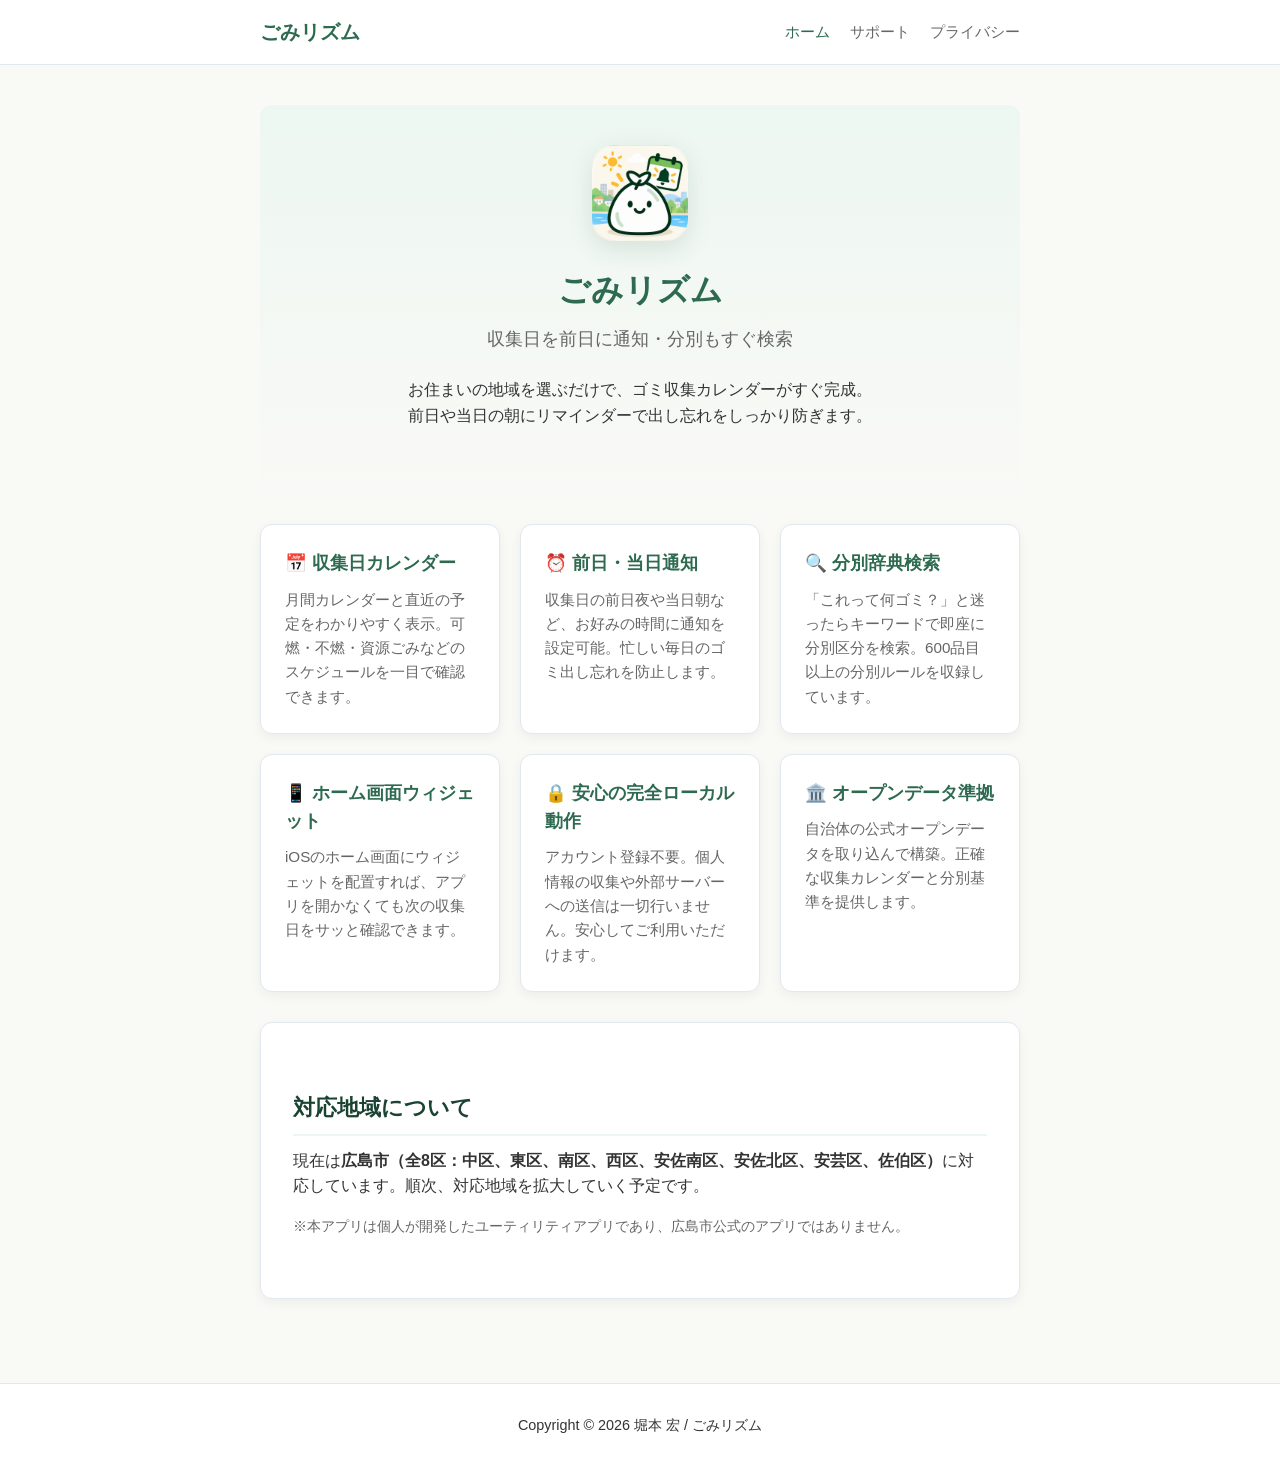
<file: index.html>
<!doctype html>
<html lang="ja">
  <head>
    <meta charset="utf-8">
    <meta name="viewport" content="width=device-width, initial-scale=1">
    <title>ごみリズム：ゴミの日カレンダー</title>
    <meta name="description" content="地域を選ぶだけで収集日をカレンダー表示＆前日通知。品目の分別もすぐ検索できるゴミの日リマインダーアプリ。">
    <link rel="icon" href="icon.png">
    <link rel="stylesheet" href="styles.css">
  </head>
  <body>
    <header>
      <div class="shell masthead">
        <a class="brand" href="index.html">ごみリズム</a>
        <nav aria-label="メインナビゲーション">
          <a href="index.html" class="active">ホーム</a>
          <a href="support.html">サポート</a>
          <a href="privacy.html">プライバシー</a>
        </nav>
      </div>
    </header>
    <main>
      <div class="shell">
        <section class="hero">
          <img src="icon.png" class="hero-icon" alt="ごみリズム アイコン">
          <h1>ごみリズム</h1>
          <p class="tagline">収集日を前日に通知・分別もすぐ検索</p>
          <p>お住まいの地域を選ぶだけで、ゴミ収集カレンダーがすぐ完成。<br>前日や当日の朝にリマインダーで出し忘れをしっかり防ぎます。</p>
        </section>

        <section class="features-grid">
          <div class="feature-card">
            <h3>📅 収集日カレンダー</h3>
            <p>月間カレンダーと直近の予定をわかりやすく表示。可燃・不燃・資源ごみなどのスケジュールを一目で確認できます。</p>
          </div>
          <div class="feature-card">
            <h3>⏰ 前日・当日通知</h3>
            <p>収集日の前日夜や当日朝など、お好みの時間に通知を設定可能。忙しい毎日のゴミ出し忘れを防止します。</p>
          </div>
          <div class="feature-card">
            <h3>🔍 分別辞典検索</h3>
            <p>「これって何ゴミ？」と迷ったらキーワードで即座に分別区分を検索。600品目以上の分別ルールを収録しています。</p>
          </div>
          <div class="feature-card">
            <h3>📱 ホーム画面ウィジェット</h3>
            <p>iOSのホーム画面にウィジェットを配置すれば、アプリを開かなくても次の収集日をサッと確認できます。</p>
          </div>
          <div class="feature-card">
            <h3>🔒 安心の完全ローカル動作</h3>
            <p>アカウント登録不要。個人情報の収集や外部サーバーへの送信は一切行いません。安心してご利用いただけます。</p>
          </div>
          <div class="feature-card">
            <h3>🏛️ オープンデータ準拠</h3>
            <p>自治体の公式オープンデータを取り込んで構築。正確な収集カレンダーと分別基準を提供します。</p>
          </div>
        </section>

        <article class="panel">
          <h2>対応地域について</h2>
          <p>現在は<strong>広島市（全8区：中区、東区、南区、西区、安佐南区、安佐北区、安芸区、佐伯区）</strong>に対応しています。順次、対応地域を拡大していく予定です。</p>
          <p class="meta">※本アプリは個人が開発したユーティリティアプリであり、広島市公式のアプリではありません。</p>
        </article>
      </div>
    </main>
    <footer>
      <div class="shell">
        <p>Copyright © 2026 堀本 宏 / ごみリズム</p>
      </div>
    </footer>
  </body>
</html>
</file>
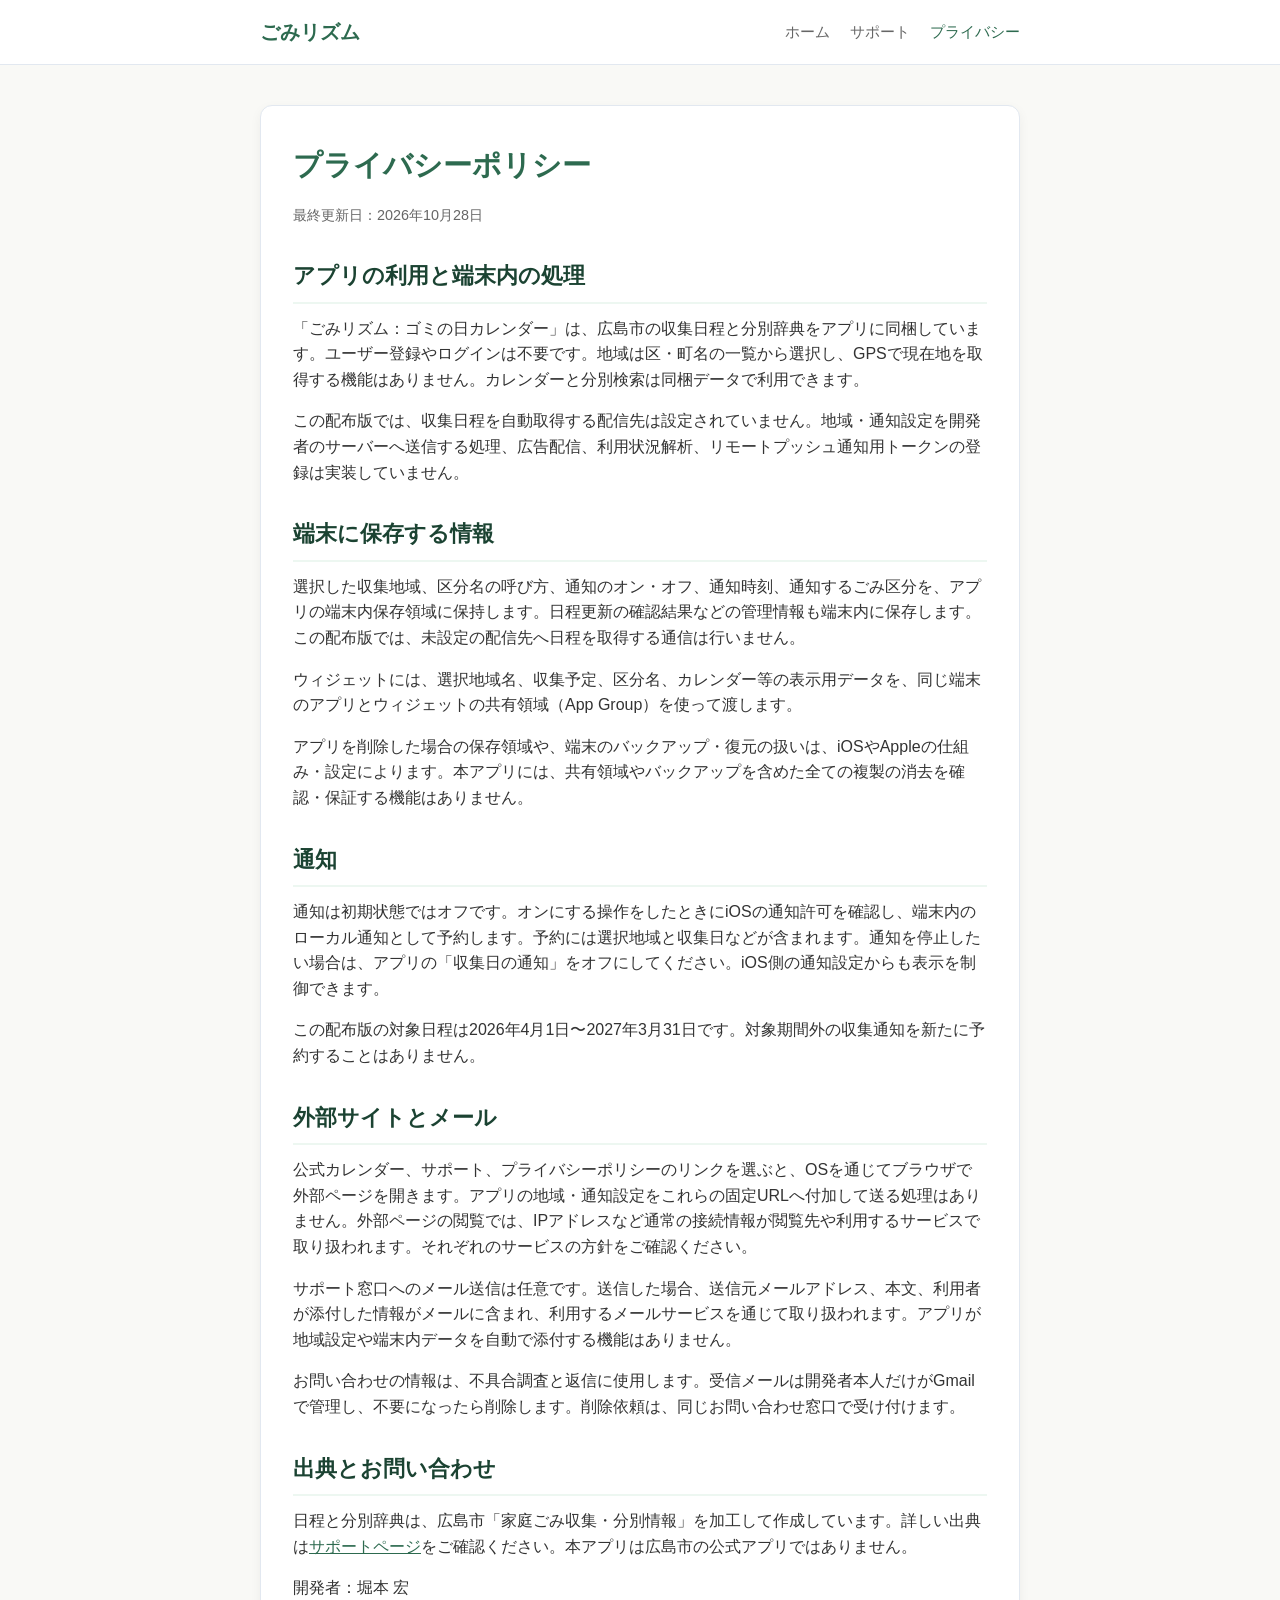
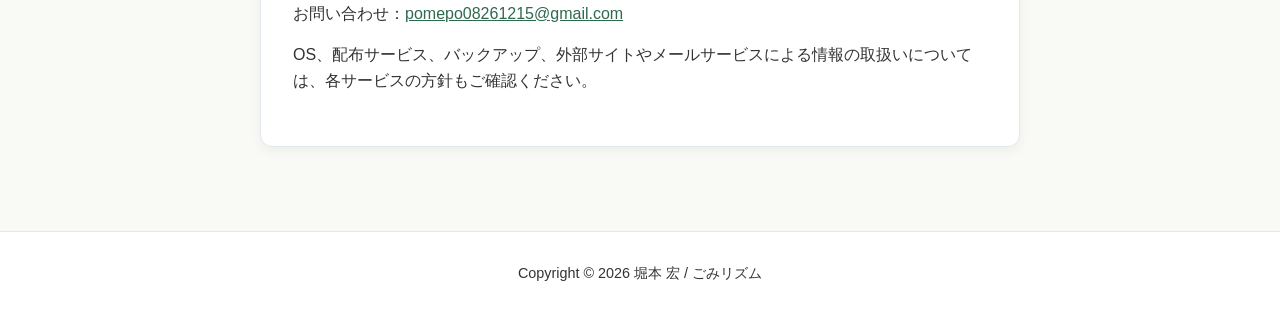
<file: privacy.html>
<!doctype html>
<html lang="ja">
  <head>
    <meta charset="utf-8">
    <meta name="viewport" content="width=device-width, initial-scale=1">
    <title>プライバシーポリシー - ごみリズム</title>
    <meta name="description" content="ごみリズムの端末内保存、通知、外部リンク、お問い合わせ時の情報の取扱い。">
    <link rel="icon" href="icon.png">
    <link rel="stylesheet" href="styles.css">
  </head>
  <body>
    <header>
      <div class="shell masthead">
        <a class="brand" href="index.html">ごみリズム</a>
        <nav aria-label="メインナビゲーション">
          <a href="index.html">ホーム</a>
          <a href="support.html">サポート</a>
          <a href="privacy.html" class="active">プライバシー</a>
        </nav>
      </div>
    </header>
    <main>
      <div class="shell">
        <article class="panel">
          <h1>プライバシーポリシー</h1>
          <p class="meta">最終更新日：2026年10月28日</p>

          <h2>アプリの利用と端末内の処理</h2>
          <p>「ごみリズム：ゴミの日カレンダー」は、広島市の収集日程と分別辞典をアプリに同梱しています。ユーザー登録やログインは不要です。地域は区・町名の一覧から選択し、GPSで現在地を取得する機能はありません。カレンダーと分別検索は同梱データで利用できます。</p>
          <p>この配布版では、収集日程を自動取得する配信先は設定されていません。地域・通知設定を開発者のサーバーへ送信する処理、広告配信、利用状況解析、リモートプッシュ通知用トークンの登録は実装していません。</p>

          <h2>端末に保存する情報</h2>
          <p>選択した収集地域、区分名の呼び方、通知のオン・オフ、通知時刻、通知するごみ区分を、アプリの端末内保存領域に保持します。日程更新の確認結果などの管理情報も端末内に保存します。この配布版では、未設定の配信先へ日程を取得する通信は行いません。</p>
          <p>ウィジェットには、選択地域名、収集予定、区分名、カレンダー等の表示用データを、同じ端末のアプリとウィジェットの共有領域（App Group）を使って渡します。</p>
          <p>アプリを削除した場合の保存領域や、端末のバックアップ・復元の扱いは、iOSやAppleの仕組み・設定によります。本アプリには、共有領域やバックアップを含めた全ての複製の消去を確認・保証する機能はありません。</p>

          <h2>通知</h2>
          <p>通知は初期状態ではオフです。オンにする操作をしたときにiOSの通知許可を確認し、端末内のローカル通知として予約します。予約には選択地域と収集日などが含まれます。通知を停止したい場合は、アプリの「収集日の通知」をオフにしてください。iOS側の通知設定からも表示を制御できます。</p>
          <p>この配布版の対象日程は2026年4月1日〜2027年3月31日です。対象期間外の収集通知を新たに予約することはありません。</p>

          <h2>外部サイトとメール</h2>
          <p>公式カレンダー、サポート、プライバシーポリシーのリンクを選ぶと、OSを通じてブラウザで外部ページを開きます。アプリの地域・通知設定をこれらの固定URLへ付加して送る処理はありません。外部ページの閲覧では、IPアドレスなど通常の接続情報が閲覧先や利用するサービスで取り扱われます。それぞれのサービスの方針をご確認ください。</p>
          <p>サポート窓口へのメール送信は任意です。送信した場合、送信元メールアドレス、本文、利用者が添付した情報がメールに含まれ、利用するメールサービスを通じて取り扱われます。アプリが地域設定や端末内データを自動で添付する機能はありません。</p>
          <p>お問い合わせの情報は、不具合調査と返信に使用します。受信メールは開発者本人だけがGmailで管理し、不要になったら削除します。削除依頼は、同じお問い合わせ窓口で受け付けます。</p>

          <h2>出典とお問い合わせ</h2>
          <p>日程と分別辞典は、広島市「家庭ごみ収集・分別情報」を加工して作成しています。詳しい出典は<a href="support.html">サポートページ</a>をご確認ください。本アプリは広島市の公式アプリではありません。</p>
          <p>開発者：堀本 宏<br>お問い合わせ：<a href="mailto:pomepo08261215@gmail.com">pomepo08261215@gmail.com</a></p>
          <p>OS、配布サービス、バックアップ、外部サイトやメールサービスによる情報の取扱いについては、各サービスの方針もご確認ください。</p>
        </article>
      </div>
    </main>
    <footer>
      <div class="shell">
        <p>Copyright © 2026 堀本 宏 / ごみリズム</p>
      </div>
    </footer>
  </body>
</html>
</file>
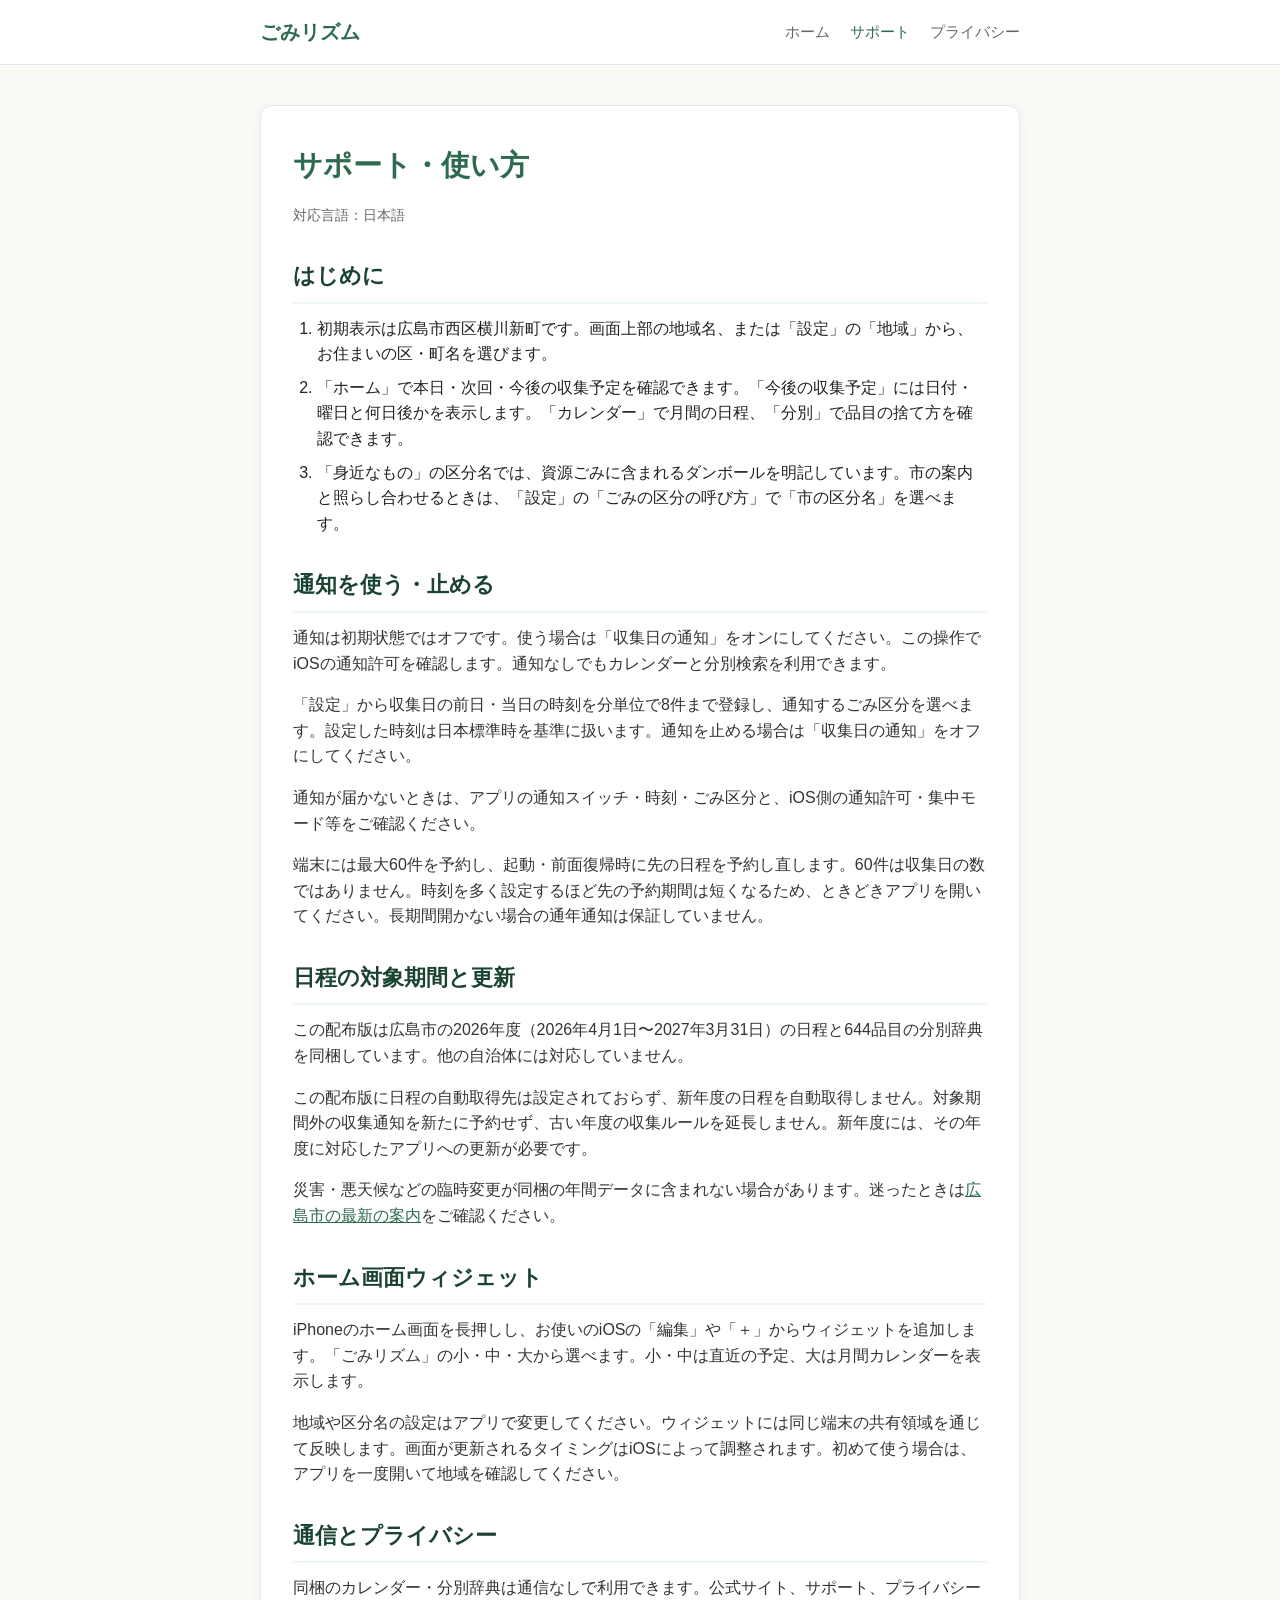
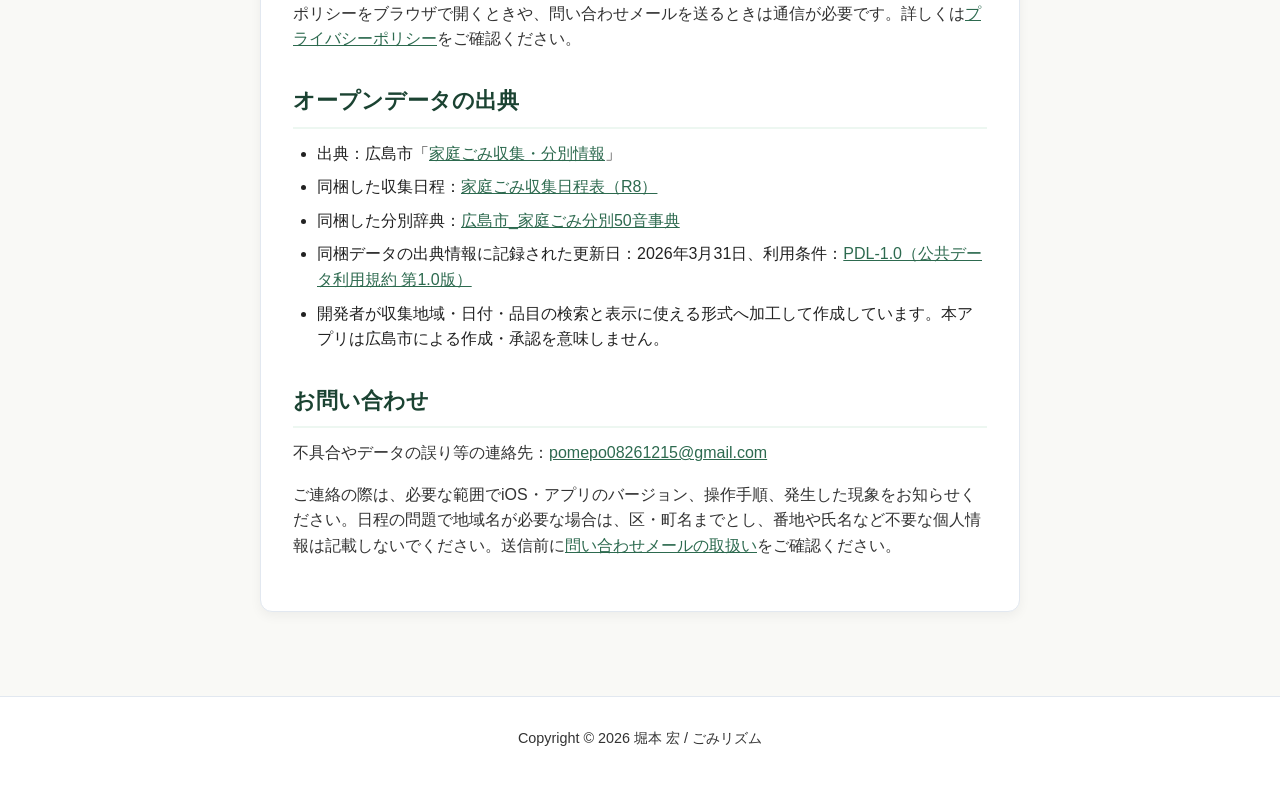
<file: support.html>
<!doctype html>
<html lang="ja">
  <head>
    <meta charset="utf-8">
    <meta name="viewport" content="width=device-width, initial-scale=1">
    <title>サポート - ごみリズム</title>
    <meta name="description" content="ごみリズム：ゴミの日カレンダーの使い方、よくあるご質問、お問い合わせ窓口。">
    <link rel="icon" href="icon.png">
    <link rel="stylesheet" href="styles.css">
  </head>
  <body>
    <header>
      <div class="shell masthead">
        <a class="brand" href="index.html">ごみリズム</a>
        <nav aria-label="メインナビゲーション">
          <a href="index.html">ホーム</a>
          <a href="support.html" class="active">サポート</a>
          <a href="privacy.html">プライバシー</a>
        </nav>
      </div>
    </header>
    <main>
      <div class="shell">
        <article class="panel">
          <h1>サポート・使い方</h1>
          <p class="meta">対応言語：日本語</p>

          <h2>はじめに</h2>
          <ol>
            <li>初期表示は広島市西区横川新町です。画面上部の地域名、または「設定」の「地域」から、お住まいの区・町名を選びます。</li>
            <li>「ホーム」で本日・次回・今後の収集予定を確認できます。「今後の収集予定」には日付・曜日と何日後かを表示します。「カレンダー」で月間の日程、「分別」で品目の捨て方を確認できます。</li>
            <li>「身近なもの」の区分名では、資源ごみに含まれるダンボールを明記しています。市の案内と照らし合わせるときは、「設定」の「ごみの区分の呼び方」で「市の区分名」を選べます。</li>
          </ol>

          <h2>通知を使う・止める</h2>
          <p>通知は初期状態ではオフです。使う場合は「収集日の通知」をオンにしてください。この操作でiOSの通知許可を確認します。通知なしでもカレンダーと分別検索を利用できます。</p>
          <p>「設定」から収集日の前日・当日の時刻を分単位で8件まで登録し、通知するごみ区分を選べます。設定した時刻は日本標準時を基準に扱います。通知を止める場合は「収集日の通知」をオフにしてください。</p>
          <p>通知が届かないときは、アプリの通知スイッチ・時刻・ごみ区分と、iOS側の通知許可・集中モード等をご確認ください。</p>
          <p>端末には最大60件を予約し、起動・前面復帰時に先の日程を予約し直します。60件は収集日の数ではありません。時刻を多く設定するほど先の予約期間は短くなるため、ときどきアプリを開いてください。長期間開かない場合の通年通知は保証していません。</p>

          <h2>日程の対象期間と更新</h2>
          <p>この配布版は広島市の2026年度（2026年4月1日〜2027年3月31日）の日程と644品目の分別辞典を同梱しています。他の自治体には対応していません。</p>
          <p>この配布版に日程の自動取得先は設定されておらず、新年度の日程を自動取得しません。対象期間外の収集通知を新たに予約せず、古い年度の収集ルールを延長しません。新年度には、その年度に対応したアプリへの更新が必要です。</p>
          <p>災害・悪天候などの臨時変更が同梱の年間データに含まれない場合があります。迷ったときは<a href="https://www.city.hiroshima.lg.jp/living/gomi-kankyo/1021277/1003072/1036671/1048041/index.html">広島市の最新の案内</a>をご確認ください。</p>

          <h2>ホーム画面ウィジェット</h2>
          <p>iPhoneのホーム画面を長押しし、お使いのiOSの「編集」や「＋」からウィジェットを追加します。「ごみリズム」の小・中・大から選べます。小・中は直近の予定、大は月間カレンダーを表示します。</p>
          <p>地域や区分名の設定はアプリで変更してください。ウィジェットには同じ端末の共有領域を通じて反映します。画面が更新されるタイミングはiOSによって調整されます。初めて使う場合は、アプリを一度開いて地域を確認してください。</p>

          <h2>通信とプライバシー</h2>
          <p>同梱のカレンダー・分別辞典は通信なしで利用できます。公式サイト、サポート、プライバシーポリシーをブラウザで開くときや、問い合わせメールを送るときは通信が必要です。詳しくは<a href="privacy.html">プライバシーポリシー</a>をご確認ください。</p>

          <h2>オープンデータの出典</h2>
          <ul>
            <li>出典：広島市「<a href="https://hiroshima-opendata.dataeye.jp/datasets/1338">家庭ごみ収集・分別情報</a>」</li>
            <li>同梱した収集日程：<a href="https://hiroshima-opendata.dataeye.jp/resources/9971">家庭ごみ収集日程表（R8）</a></li>
            <li>同梱した分別辞典：<a href="https://hiroshima-opendata.dataeye.jp/resources/24815">広島市_家庭ごみ分別50音事典</a></li>
            <li>同梱データの出典情報に記録された更新日：2026年3月31日、利用条件：<a href="https://hiroshima-opendata.dataeye.jp/pages/terms">PDL-1.0（公共データ利用規約 第1.0版）</a></li>
            <li>開発者が収集地域・日付・品目の検索と表示に使える形式へ加工して作成しています。本アプリは広島市による作成・承認を意味しません。</li>
          </ul>

          <h2>お問い合わせ</h2>
          <p>不具合やデータの誤り等の連絡先：<a href="mailto:pomepo08261215@gmail.com">pomepo08261215@gmail.com</a></p>
          <p>ご連絡の際は、必要な範囲でiOS・アプリのバージョン、操作手順、発生した現象をお知らせください。日程の問題で地域名が必要な場合は、区・町名までとし、番地や氏名など不要な個人情報は記載しないでください。送信前に<a href="privacy.html">問い合わせメールの取扱い</a>をご確認ください。</p>
        </article>
      </div>
    </main>
    <footer>
      <div class="shell">
        <p>Copyright © 2026 堀本 宏 / ごみリズム</p>
      </div>
    </footer>
  </body>
</html>
</file>
<file: styles.css>
:root {
  --bg: #f9f9f6;
  --surface: #ffffff;
  --text: #222222;
  --text-muted: #666666;
  --primary: #2d6a4f;
  --primary-hover: #1b4332;
  --accent: #e76f51;
  --border: #e2e8f0;
  --card-bg: #ffffff;
  --shadow: 0 4px 12px rgba(0, 0, 0, 0.05);
  --radius: 12px;
}

* {
  box-sizing: border-box;
  margin: 0;
  padding: 0;
}

body {
  font-family: -apple-system, BlinkMacSystemFont, "Segoe UI", Roboto, "Helvetica Neue", Arial, sans-serif;
  background-color: var(--bg);
  color: var(--text);
  line-height: 1.6;
  -webkit-font-smoothing: antialiased;
}

.shell {
  max-width: 800px;
  margin: 0 auto;
  padding: 0 20px;
}

header {
  background-color: var(--surface);
  border-bottom: 1px solid var(--border);
  position: sticky;
  top: 0;
  z-index: 100;
}

.masthead {
  display: flex;
  justify-content: space-between;
  align-items: center;
  height: 64px;
}

.brand {
  font-size: 1.25rem;
  font-weight: 700;
  color: var(--primary);
  text-decoration: none;
  display: flex;
  align-items: center;
  gap: 8px;
}

nav {
  display: flex;
  gap: 20px;
}

nav a {
  color: var(--text-muted);
  text-decoration: none;
  font-size: 0.95rem;
  font-weight: 500;
  transition: color 0.2s ease;
}

nav a:hover,
nav a.active {
  color: var(--primary);
}

main {
  padding: 40px 0 60px;
}

.hero {
  text-align: center;
  padding: 40px 20px 50px;
  background: linear-gradient(180deg, #edf7f1 0%, var(--bg) 100%);
  border-radius: var(--radius);
  margin-bottom: 30px;
}

.hero-icon {
  width: 96px;
  height: 96px;
  border-radius: 22px;
  box-shadow: 0 8px 24px rgba(45, 106, 79, 0.15);
  margin-bottom: 16px;
}

.hero h1 {
  font-size: 2rem;
  font-weight: 800;
  color: var(--primary);
  margin-bottom: 8px;
}

.hero p.tagline {
  font-size: 1.15rem;
  color: var(--text-muted);
  margin-bottom: 24px;
}

.panel {
  background-color: var(--surface);
  padding: 36px 32px;
  border-radius: var(--radius);
  box-shadow: var(--shadow);
  border: 1px solid var(--border);
  margin-bottom: 24px;
}

h1 {
  font-size: 1.8rem;
  margin-bottom: 16px;
  color: var(--primary);
}

h2 {
  font-size: 1.35rem;
  margin: 32px 0 12px;
  padding-bottom: 8px;
  border-bottom: 2px solid #edf7f1;
  color: var(--primary-hover);
}

h3 {
  font-size: 1.1rem;
  margin: 20px 0 8px;
}

p {
  margin-bottom: 16px;
  color: #333333;
}

.meta {
  font-size: 0.9rem;
  color: var(--text-muted);
  margin-bottom: 24px;
}

ul, ol {
  margin: 0 0 20px 24px;
}

li {
  margin-bottom: 8px;
}

code {
  background-color: #f1f5f9;
  padding: 2px 6px;
  border-radius: 4px;
  font-size: 0.9em;
  font-family: ui-monospace, SFMono-Regular, Menlo, monospace;
}

.features-grid {
  display: grid;
  grid-template-columns: repeat(auto-fit, minmax(220px, 1fr));
  gap: 20px;
  margin: 30px 0;
}

.feature-card {
  background-color: var(--surface);
  border: 1px solid var(--border);
  border-radius: var(--radius);
  padding: 24px;
  box-shadow: var(--shadow);
}

.feature-card h3 {
  color: var(--primary);
  margin-top: 0;
  margin-bottom: 10px;
}

.feature-card p {
  font-size: 0.95rem;
  color: var(--text-muted);
  margin-bottom: 0;
}

footer {
  border-top: 1px solid var(--border);
  padding: 30px 0;
  text-align: center;
  font-size: 0.9rem;
  color: var(--text-muted);
  background-color: var(--surface);
}

a {
  color: var(--primary);
  text-decoration: underline;
}

a:hover {
  color: var(--primary-hover);
}
</file>
